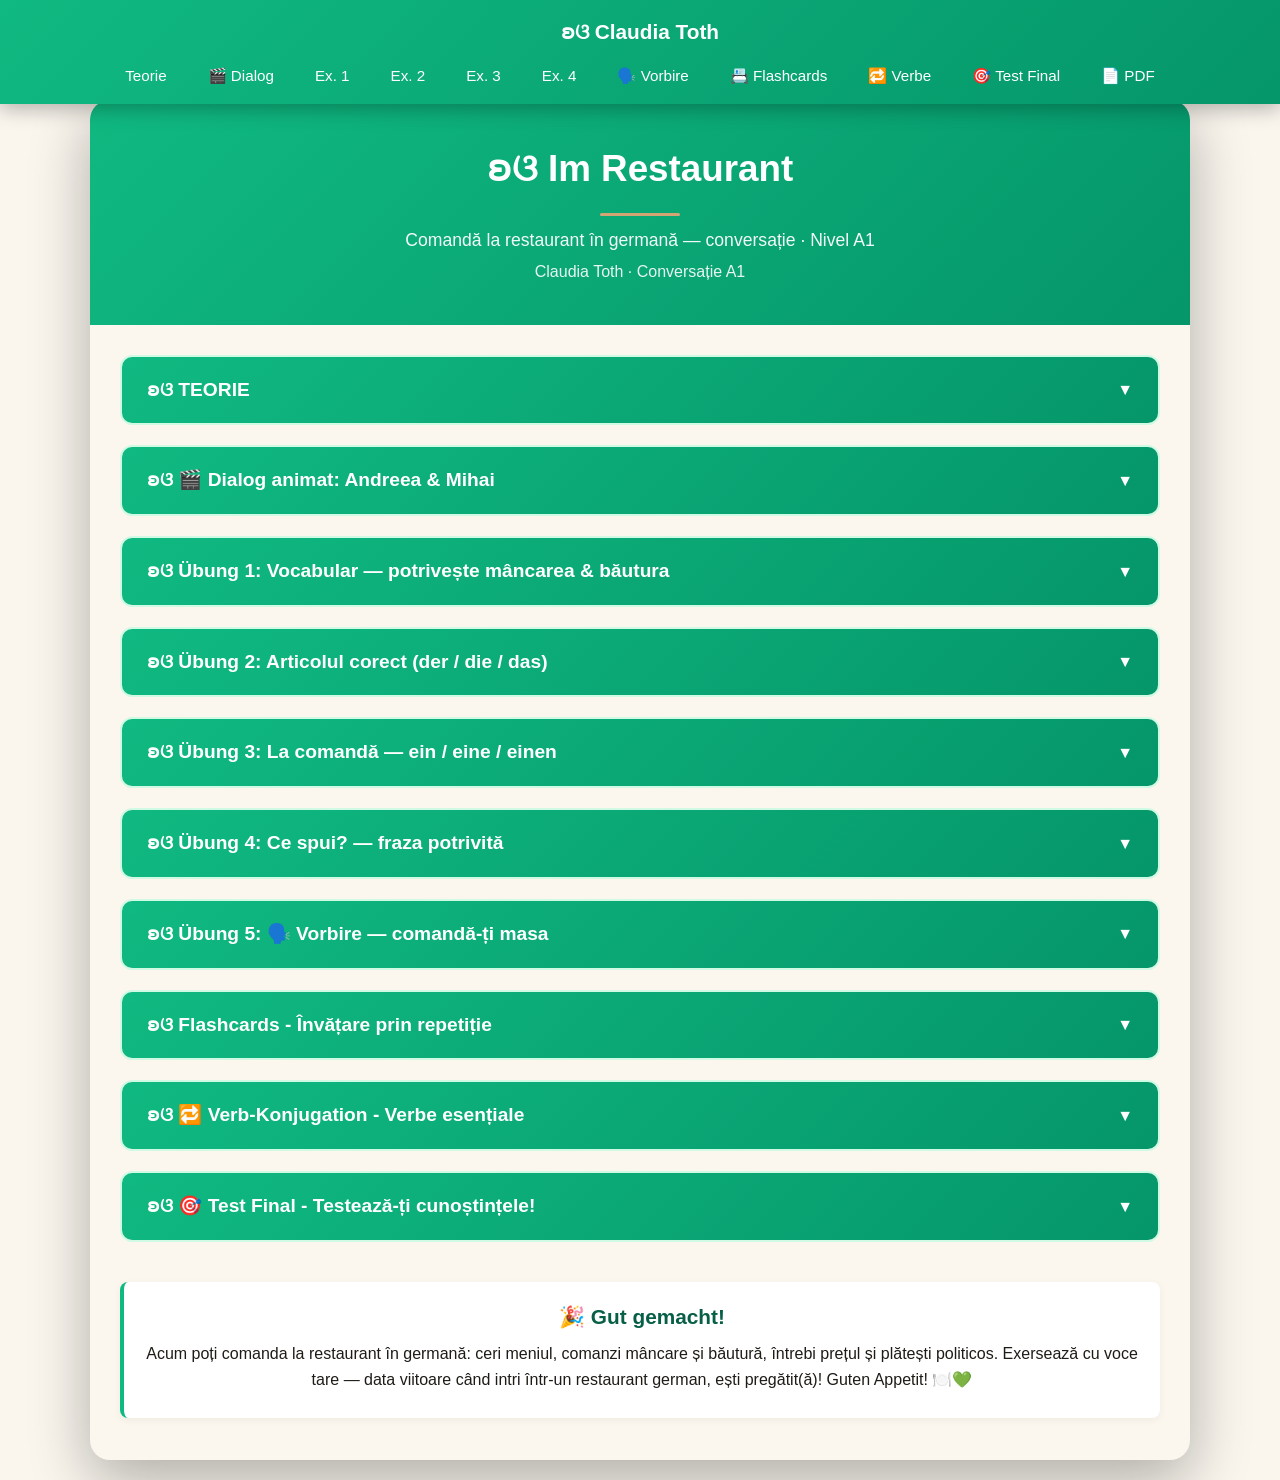
<file: index.html>
<!DOCTYPE html>
<html lang="ro">
<head>
    <meta charset="UTF-8">
    <meta name="robots" content="noindex, nofollow">
    <meta name="viewport" content="width=device-width, initial-scale=1.0">
    <title>Im Restaurant: Essen bestellen — conversație · Germană A1</title>
    <meta property="og:title" content="Im Restaurant (Conversație A1)">
    <meta property="og:description" content="Învață să comanzi la restaurant în germană: mâncare, băutură, preț, plată + dialog animat Andreea↔Mihai. Nivel A1.">
    <meta property="og:type" content="website">
    <link rel="stylesheet" href="styles.css">
</head>
<body>
    <nav class="navbar">
        <a href="#top" class="navbar-logo">ʚଓ Claudia Toth</a>
        <ul class="navbar-menu">
            <li><a href="#teorie" onclick="openSection(0)">Teorie</a></li>
            <li><a href="#dialog" onclick="openSection(1)">🎬 Dialog</a></li>
            <li><a href="#ex1" onclick="openSection(2)">Ex. 1</a></li>
            <li><a href="#ex2" onclick="openSection(3)">Ex. 2</a></li>
            <li><a href="#ex3" onclick="openSection(4)">Ex. 3</a></li>
            <li><a href="#ex4" onclick="openSection(5)">Ex. 4</a></li>
            <li><a href="#ex5" onclick="openSection(6)">🗣️ Vorbire</a></li>
            <li><a href="#flashcards" onclick="openSection(7)">📇 Flashcards</a></li>
            <li><a href="#verbs" onclick="openSection(8)">🔁 Verbe</a></li>
            <li><a href="#final-test" onclick="openSection(9)">🎯 Test Final</a></li>
            <li><a href="conversatie-a1-im-restaurant.pdf" download>📄 PDF</a></li>
        </ul>
    </nav>

    <div class="container" id="top">
        <div class="header">
            <h1>ʚଓ Im Restaurant</h1>
            <p class="subtitle">Comandă la restaurant în germană — conversație · Nivel A1</p>
            <p>Claudia Toth · Conversație A1</p>
        </div>

        <div class="content">
            <div class="section" id="teorie">
                <div class="section-header" onclick="toggleMainSection(0)"><h3>ʚଓ TEORIE</h3><span class="arrow">▼</span></div>
                <div class="section-content" id="main-section-0"><div id="theory-container"></div></div>
            </div>

            <div class="section" id="dialog">
                <div class="section-header" onclick="toggleMainSection(1)"><h3>ʚଓ 🎬 Dialog animat: Andreea & Mihai</h3><span class="arrow">▼</span></div>
                <div class="section-content" id="main-section-1">
                    <p style="margin-bottom:14px;"><em>Apasă ▶️ Pornește. Bulele apar pe rând, personajul activ „pulsează". Ascultă cum Andreea comandă la restaurantul lui Mihai — vei auzi exact frazele din teorie. Reascultă orice replică cu 🔁.</em></p>
                    <div id="dialog1-container"></div>
                </div>
            </div>

            <div class="section" id="ex1">
                <div class="section-header" onclick="toggleMainSection(2)"><h3>ʚଓ Übung 1: Vocabular — potrivește mâncarea & băutura</h3><span class="arrow">▼</span></div>
                <div class="section-content" id="main-section-2">
                    <div id="ex1-container"></div>
                    <div class="btn-container"><button class="btn btn-check" onclick="checkExercise(1)">✓ Verifica</button><button class="btn btn-reset" onclick="resetExercise(1)">↻ Reseteaza</button></div>
                    <div class="score" id="score-1"></div>
                </div>
            </div>

            <div class="section" id="ex2">
                <div class="section-header" onclick="toggleMainSection(3)"><h3>ʚଓ Übung 2: Articolul corect (der / die / das)</h3><span class="arrow">▼</span></div>
                <div class="section-content" id="main-section-3">
                    <div id="ex2-container"></div>
                    <div class="btn-container"><button class="btn btn-check" onclick="checkExercise(2)">✓ Verifica</button><button class="btn btn-reset" onclick="resetExercise(2)">↻ Reseteaza</button></div>
                    <div class="score" id="score-2"></div>
                </div>
            </div>

            <div class="section" id="ex3">
                <div class="section-header" onclick="toggleMainSection(4)"><h3>ʚଓ Übung 3: La comandă — ein / eine / einen</h3><span class="arrow">▼</span></div>
                <div class="section-content" id="main-section-4">
                    <div id="ex3-container"></div>
                    <div class="btn-container"><button class="btn btn-check" onclick="checkExercise(3)">✓ Verifica</button><button class="btn btn-reset" onclick="resetExercise(3)">↻ Reseteaza</button></div>
                    <div class="score" id="score-3"></div>
                </div>
            </div>

            <div class="section" id="ex4">
                <div class="section-header" onclick="toggleMainSection(5)"><h3>ʚଓ Übung 4: Ce spui? — fraza potrivită</h3><span class="arrow">▼</span></div>
                <div class="section-content" id="main-section-5">
                    <div id="ex4-container"></div>
                    <div class="btn-container"><button class="btn btn-check" onclick="checkExercise(4)">✓ Verifica</button><button class="btn btn-reset" onclick="resetExercise(4)">↻ Reseteaza</button></div>
                    <div class="score" id="score-4"></div>
                </div>
            </div>

            <div class="section" id="ex5">
                <div class="section-header" onclick="toggleMainSection(6)"><h3>ʚଓ Übung 5: 🗣️ Vorbire — comandă-ți masa</h3><span class="arrow">▼</span></div>
                <div class="section-content" id="main-section-6">
                    <div class="theory-box">
                        <h4>🗣️ Bestelle dein Essen! / Comandă-ți masa!</h4>
                        <p>Acesta e cel mai important exercițiu din lecție — și nu se notează. Imaginează-ți că ești la restaurantul lui Mihai și <strong>comandă cu voce tare</strong>: salută, cere meniul, comandă 2-3 lucruri, întreabă prețul și cere nota. Repetă de 2-3 ori, până curge natural.</p>
                    </div>

                    <div class="theory-box" style="background:#F5F0E8;border-color:#D4A574;">
                        <h4>💡 Tippuri — începuturi de propoziție</h4>
                        <ul style="margin-left:20px;">
                            <li><strong>Die Speisekarte, bitte.</strong> <em>(Meniul, vă rog.)</em></li>
                            <li><strong>Ich möchte … / Ich hätte gern …</strong> <em>(Aș dori … / Aș vrea …)</em></li>
                            <li><strong>Ich nehme …</strong> <em>(Iau …)</em></li>
                            <li><strong>Was kostet das?</strong> <em>(Cât costă asta?)</em></li>
                            <li><strong>Die Rechnung, bitte. Ich zahle mit Karte.</strong> <em>(Nota, vă rog. Plătesc cu cardul.)</em></li>
                        </ul>
                    </div>

                    <details class="transcript-details" style="margin-top:16px;">
                        <summary>🎧 Model de răspuns (ascultă & citește)</summary>
                        <div style="padding:14px 4px;">
                            <div class="lesson-audio">
                                <div class="audio-player">
                                    <button class="audio-btn" onclick="toggleAudio(event, 'audio-modell')" id="btn-audio-modell">▶</button>
                                    <audio id="audio-modell" preload="none"><source src="audio/06-modell.mp3" type="audio/mpeg"></audio>
                                </div>
                                <span class="lesson-audio-label">🔊 Ascultă modelul Andreei</span>
                            </div>
                            <div class="example-box">
                                <div class="de">Guten Tag! Die Speisekarte, bitte. … Ich möchte eine Suppe und ein Schnitzel. Zum Trinken nehme ich ein Wasser. Was kostet das zusammen? … Die Rechnung, bitte. Ich zahle mit Karte. Vielen Dank!</div>
                                <div class="ro">Bună ziua! Meniul, vă rog. … Aș dori o supă și un șnițel. De băut iau o apă. Cât costă în total? … Nota de plată, vă rog. Plătesc cu cardul. Mulțumesc mult!</div>
                            </div>
                            <div class="andreea-note" style="margin-top:14px;">
                                <img class="andreea-note-avatar" src="images/annette.png" alt="Annette">
                                <div class="andreea-note-content">
                                    <div class="speaker">Annette</div>
                                    <div class="text">Nu trebuie să comanzi exact ca în model — comandă ce-ți place ȚIE. Dacă reușești să saluți, să comanzi 2-3 lucruri și să ceri nota fără să te oprești, ai reușit. Bravo! 💚</div>
                                </div>
                            </div>
                        </div>
                    </details>

                    <!-- ===== SCHREIBUEBUNG — submit text (Google Form) ===== -->
                    <div style="background: linear-gradient(135deg, #ecfdf5 0%, #d1fae5 100%); border: 2px solid #10B981; border-radius: 14px; padding: 24px 22px; margin-top: 18px; text-align: center; box-shadow: 0 2px 8px rgba(16, 185, 129, 0.12);">
                        <div style="font-size: 2.2rem; margin-bottom: 4px;">✍️</div>
                        <h4 style="color: #065f46; font-size: 1.2rem; margin: 0 0 8px; font-weight: bold;">Vrei să-ți corectez textul?</h4>
                        <p style="color: #047857; font-size: 0.95rem; margin: 0 0 16px; max-width: 480px; margin-left: auto; margin-right: auto; line-height: 1.5;">
                            După ce exersezi cu voce tare, scrie un text scurt pe tema lecției (4-6 propoziții) și trimite-mi-l. Îl citesc personal și îți răspund pe email cu corectările.
                        </p>
                        <a href="https://forms.gle/pMHPvgVGPfELv1jUA" target="_blank" rel="noopener noreferrer" id="writing-form-link" style="display: inline-block; background: #10B981; color: white; padding: 13px 30px; border-radius: 10px; text-decoration: none; font-weight: bold; font-size: 1rem; box-shadow: 0 2px 6px rgba(16, 185, 129, 0.3);">
                            Trimite textul Claudiei →
                        </a>
                        <p style="color: #5A5147; font-size: 0.78rem; margin-top: 12px; font-style: italic;">ʚଓ Răspuns personal pe email · Nu uita să-ți treci adresa de email în formular</p>
                    </div>

                </div>
            </div>

            <div class="section" id="flashcards">
                <div class="section-header" onclick="toggleMainSection(7)"><h3>ʚଓ Flashcards - Învățare prin repetiție</h3><span class="arrow">▼</span></div>
                <div class="section-content" id="main-section-7"><div id="flashcards-container"></div></div>
            </div>

            <div class="section" id="verbs">
                <div class="section-header" onclick="toggleMainSection(8)"><h3>ʚଓ 🔁 Verb-Konjugation - Verbe esențiale</h3><span class="arrow">▼</span></div>
                <div class="section-content" id="main-section-8"><div id="verbs-container"></div></div>
            </div>

            <div class="section" id="final-test">
                <div class="section-header" onclick="toggleMainSection(9)"><h3>ʚଓ 🎯 Test Final - Testează-ți cunoștințele!</h3><span class="arrow">▼</span></div>
                <div class="section-content" id="main-section-9"><div id="final-test-container"></div></div>
            </div>

            <div class="theory-box" style="text-align: center; margin-top: 40px;">
                <p style="font-size: 1.3rem; font-weight: bold; color: #065f46;">🎉 Gut gemacht!</p>
                <p>Acum poți comanda la restaurant în germană: ceri meniul, comanzi mâncare și băutură, întrebi prețul și plătești politicos. Exersează cu voce tare — data viitoare când intri într-un restaurant german, ești pregătit(ă)! Guten Appetit! 🍽️💚</p>
            </div>
        </div>
    </div>

    <script src="theory.js"></script>
    <script src="dialogs.js?v=1"></script>
    <script src="exercises.js"></script>
    <script src="flashcards.js"></script>
    <script src="verbs.js"></script>
    <script src="final-test.js"></script>
    <script src="main.js"></script>
</body>
</html>
</file>
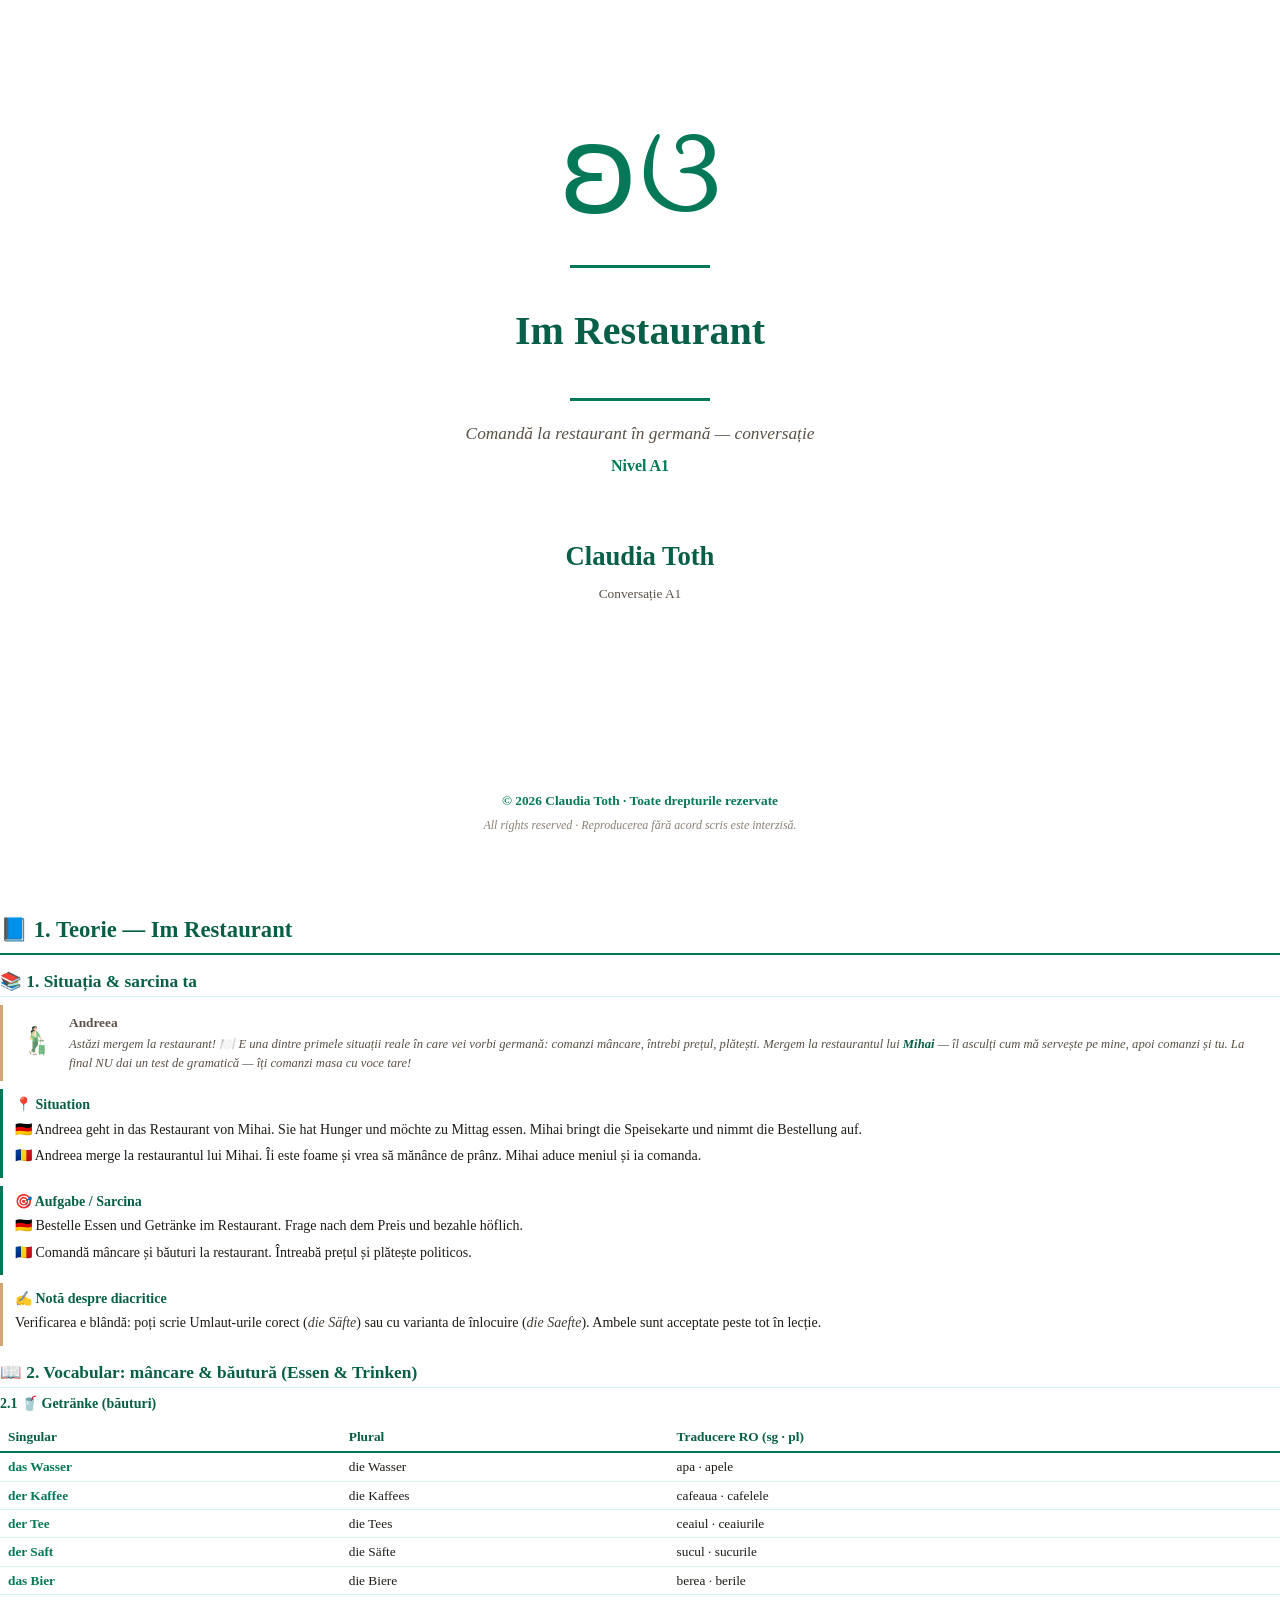
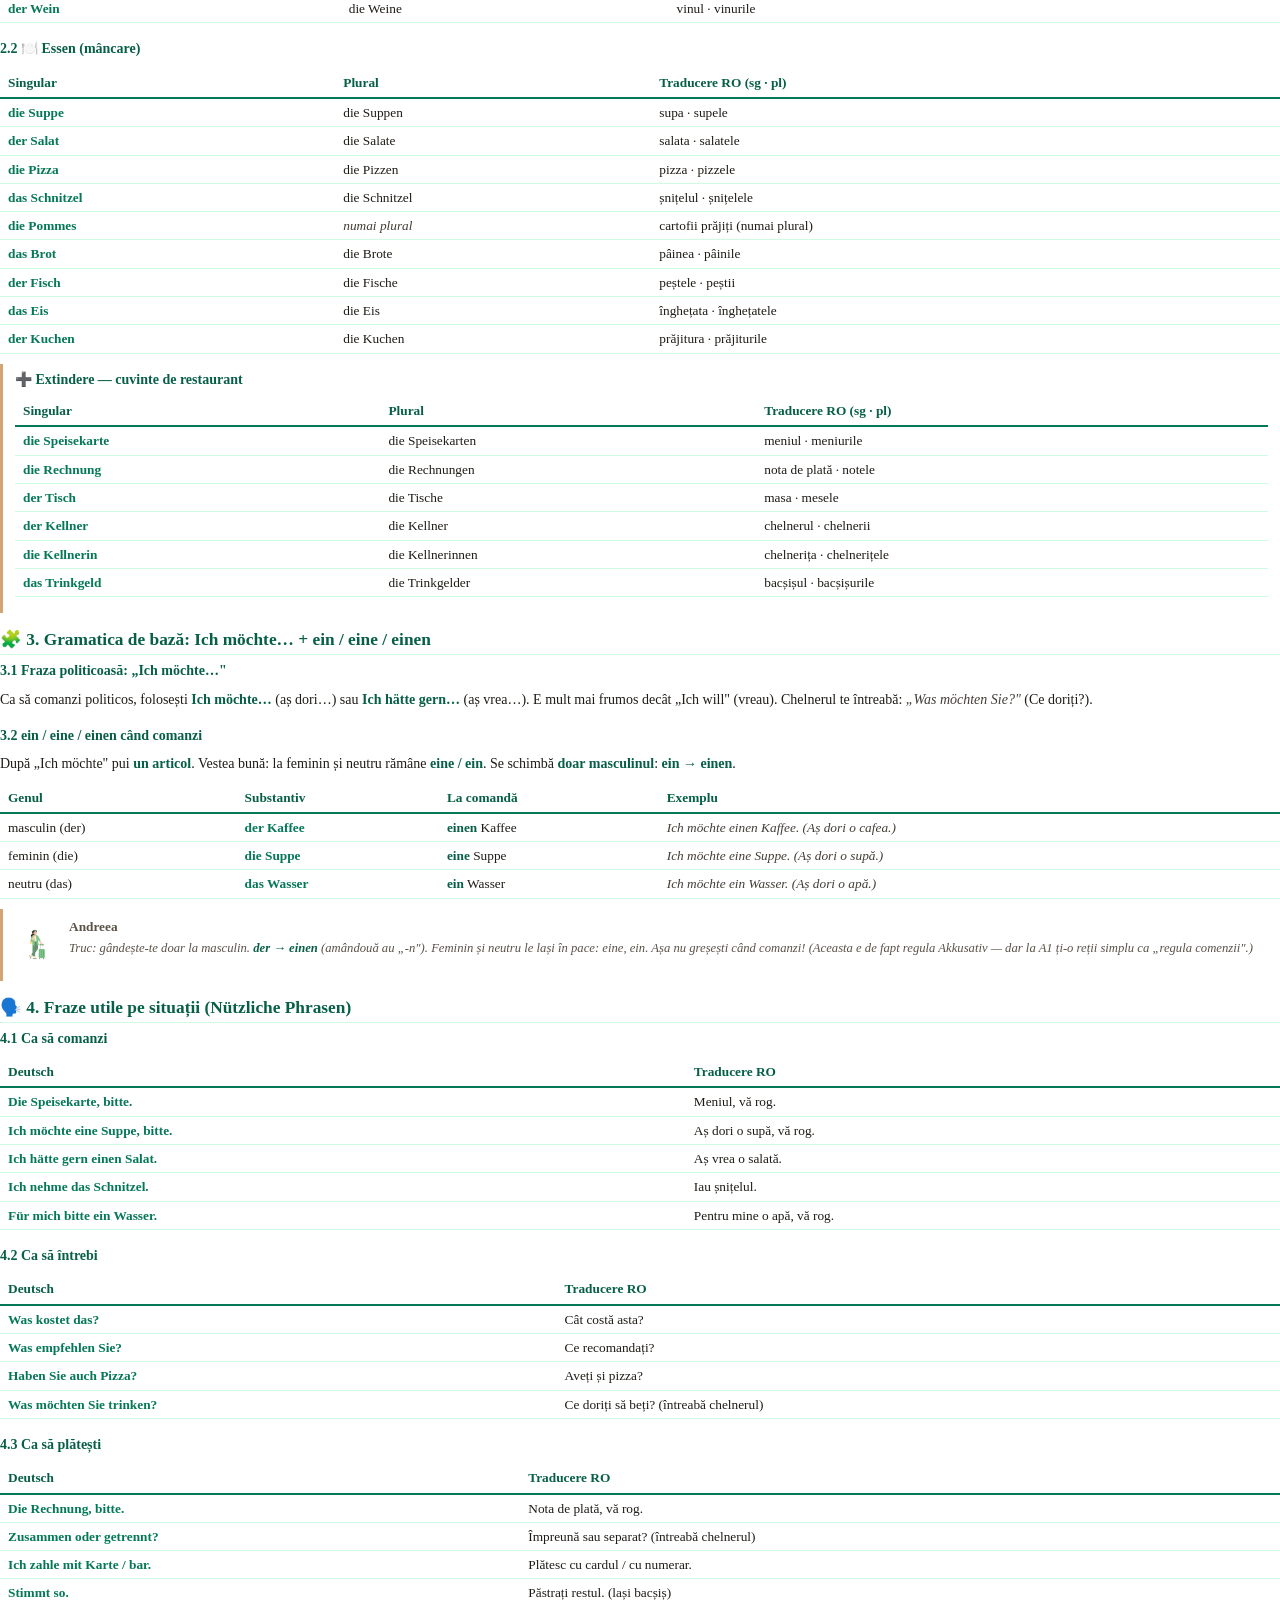
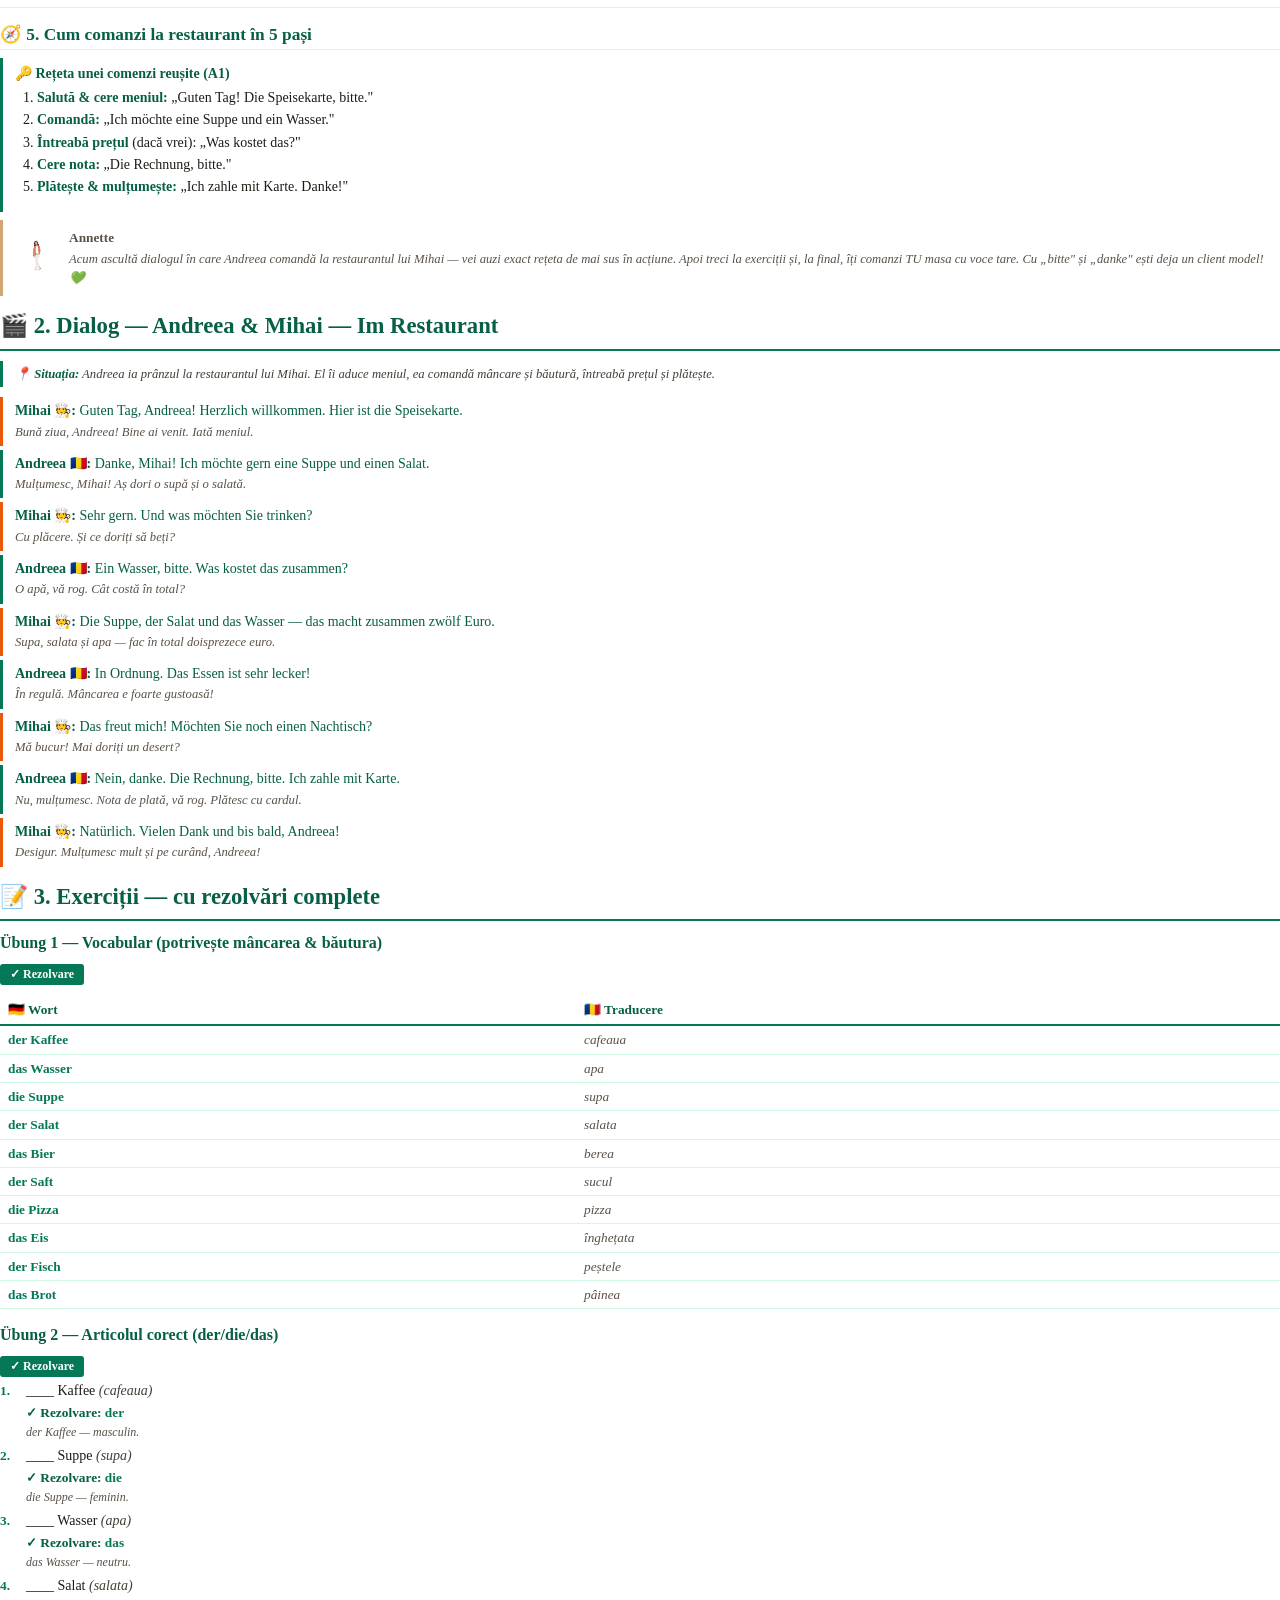
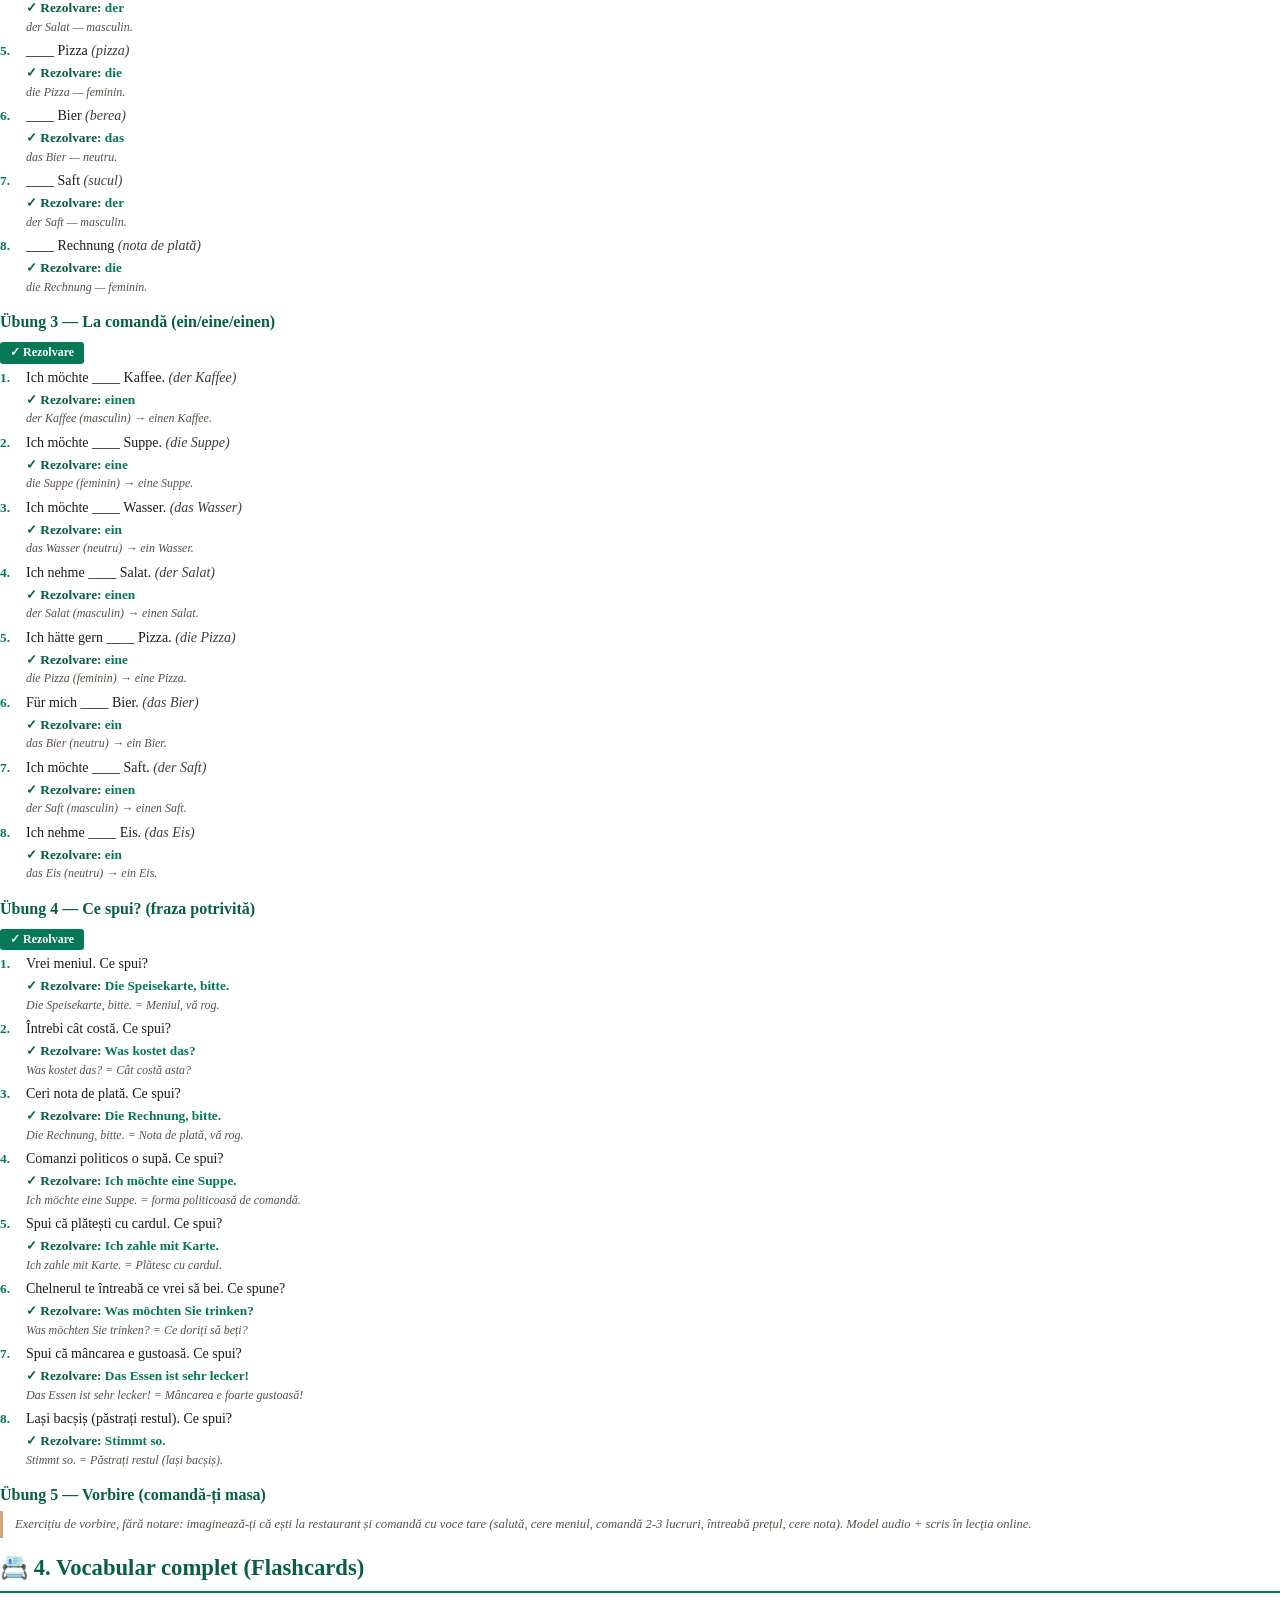
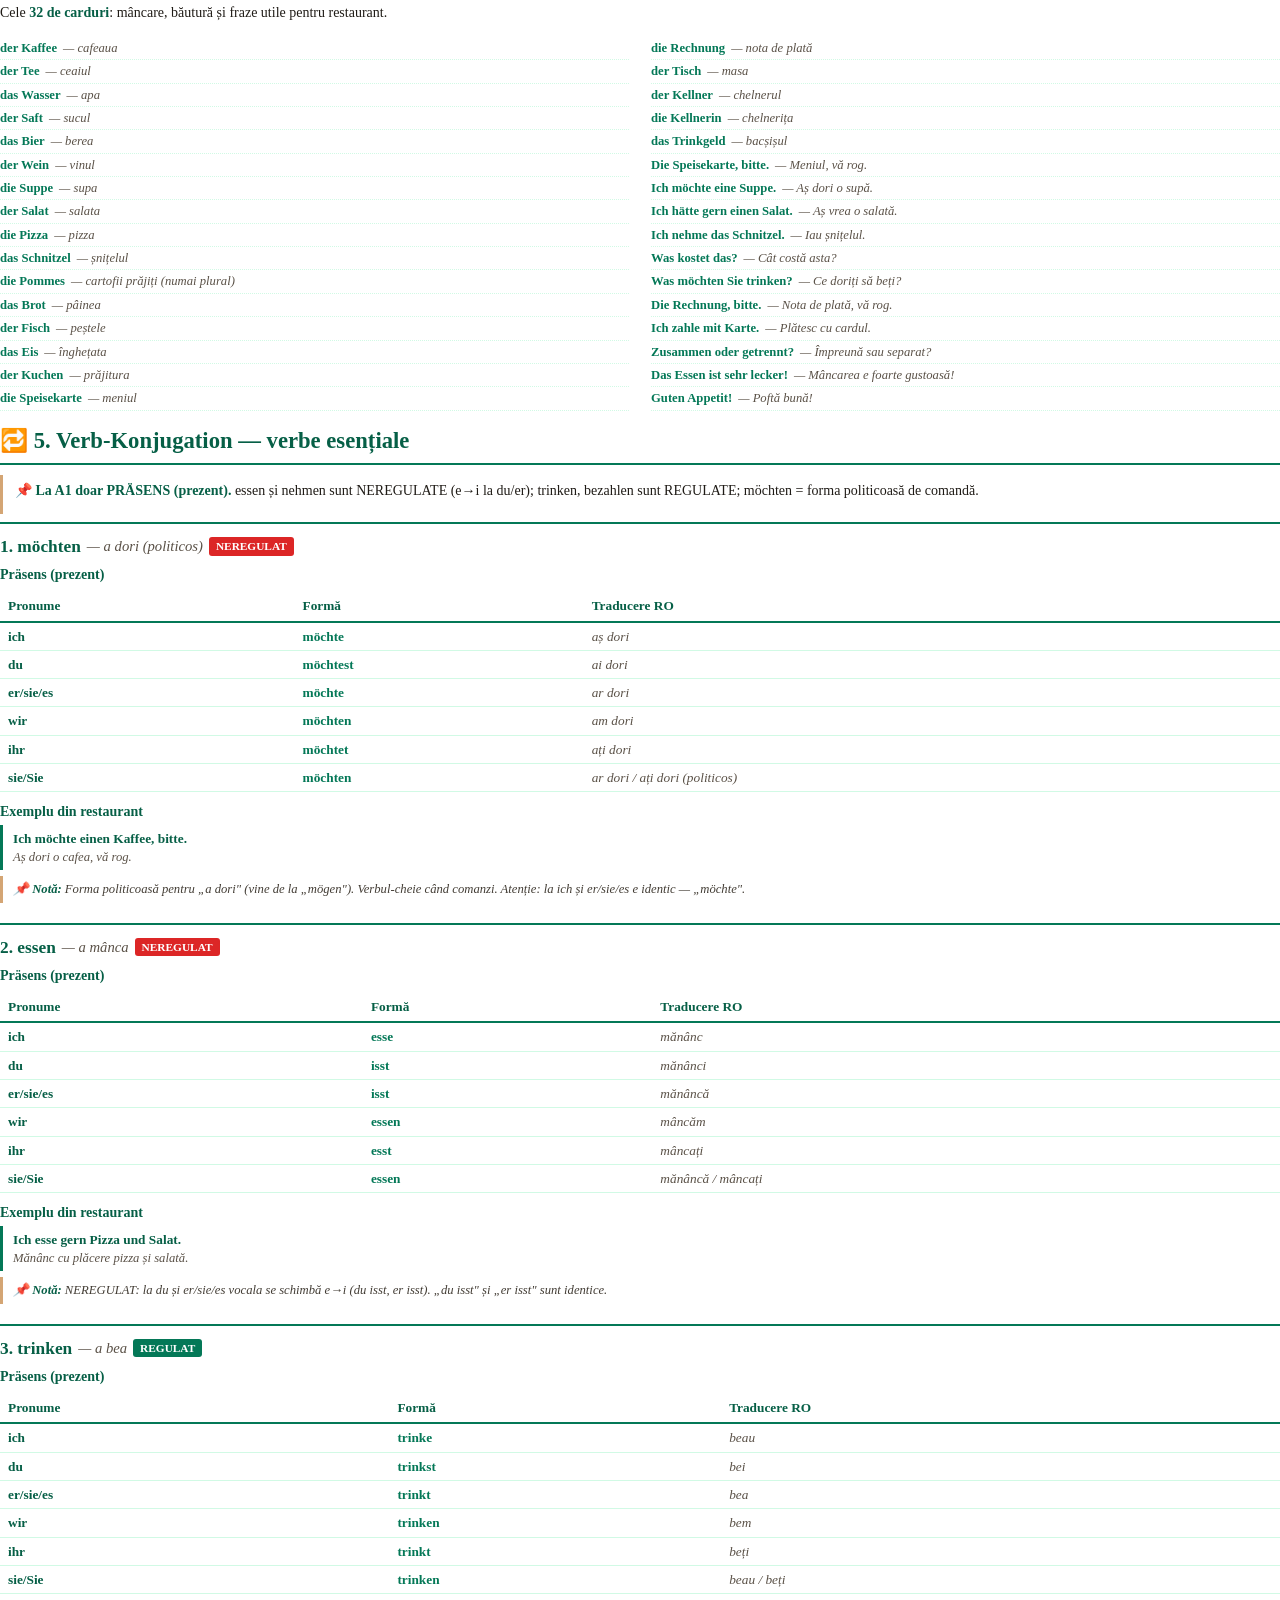
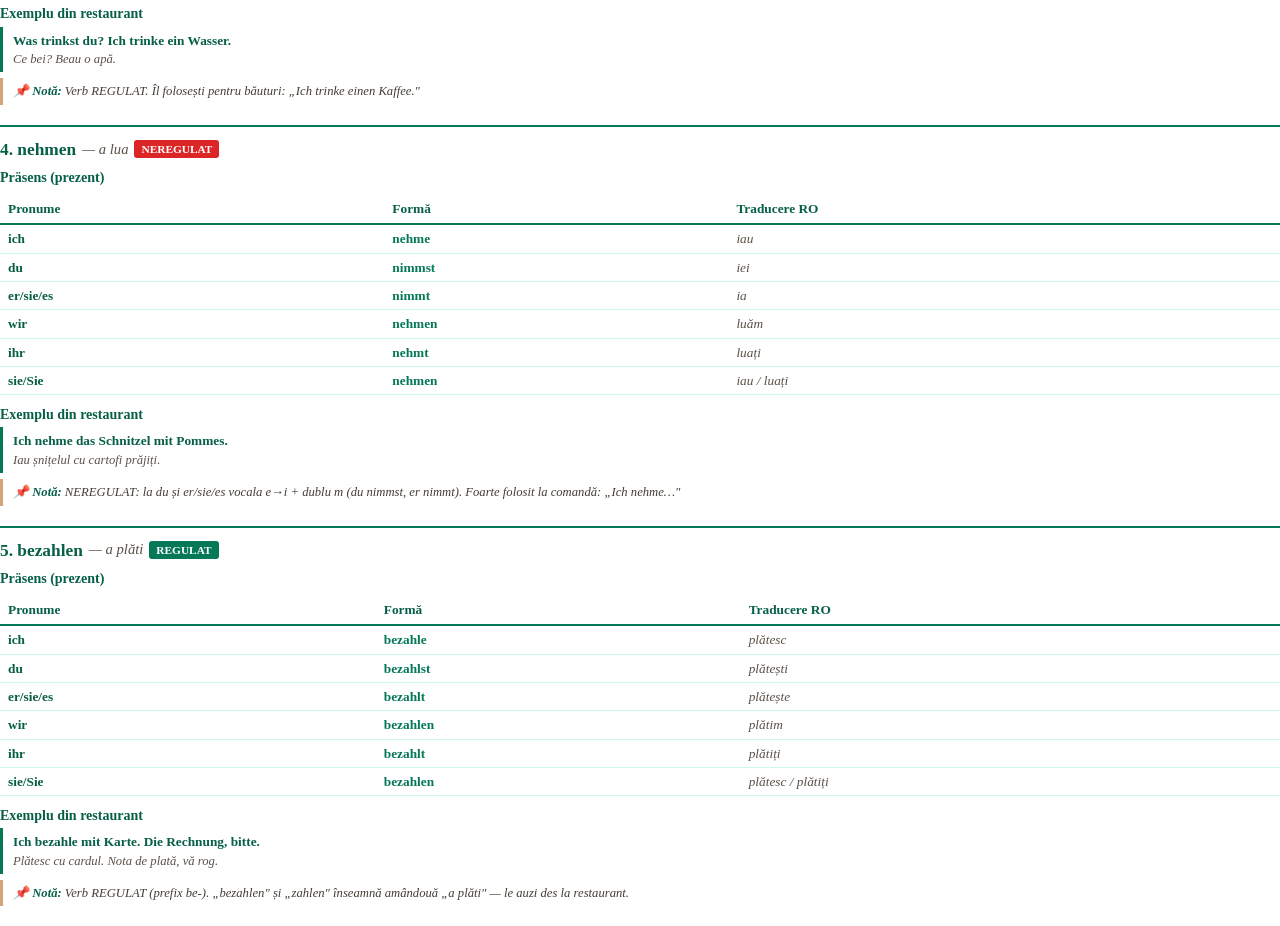
<file: pdf.html>
<!DOCTYPE html>
<html lang="ro">
<head>
    <meta charset="UTF-8">
    <meta name="robots" content="noindex, nofollow">
    <title>Im Restaurant · Claudia Toth · A1</title>
    <style>
        @page { size: A4; margin: 22mm 18mm 22mm 18mm; @bottom-center { content: "ʚଓ Claudia Toth · Im Restaurant · Nivel A1 · © 2026 — Toate drepturile rezervate · pag. " counter(page) " / " counter(pages); font-size: 8.5pt; color: #047857; font-family: 'Georgia', 'Times New Roman', serif; } }
        @page :first { margin: 0; @bottom-center { content: ""; } }
        * { box-sizing: border-box; margin: 0; padding: 0; }
        body { font-family: 'Georgia', 'Times New Roman', serif; color: #1F1B16; line-height: 1.45; font-size: 10.5pt; -webkit-print-color-adjust: exact; print-color-adjust: exact; }
        .cover { width: 100%; min-height: 100vh; padding: 80px 60px 60px; text-align: center; display: flex; flex-direction: column; align-items: center; justify-content: flex-start; page-break-after: always; }
        .cover-symbol { font-size: 90pt; color: #047857; line-height: 1; margin: 30px 0 15px; font-family: 'Segoe UI Emoji', 'Segoe UI', sans-serif; }
        .cover-divider { width: 140px; height: 3px; background: #047857; margin: 20px 0; border: none; }
        .cover-title { font-size: 30pt; color: #065f46; font-weight: bold; margin: 14px 0 18px; font-family: 'Georgia', serif; }
        .cover-subtitle { font-size: 13pt; color: #5A5147; font-style: italic; margin-bottom: 8px; }
        .cover-level { font-size: 12pt; color: #047857; font-weight: bold; margin-bottom: 60px; }
        .cover-author { font-size: 20pt; color: #065f46; font-weight: bold; margin-bottom: 8px; }
        .cover-series { font-size: 10pt; color: #5A5147; margin-bottom: 80px; }
        .cover-copyright { margin-top: auto; font-size: 10pt; color: #047857; font-weight: 600; }
        .cover-notice { font-size: 9pt; color: #8a8175; font-style: italic; margin-top: 6px; }
        h1.chapter { color: #065f46; padding: 0 0 6px 0; font-size: 17pt; margin: 14px 0 10px; border-bottom: 2px solid #047857; font-family: 'Georgia', serif; page-break-after: avoid; }
        h2.sub-chapter { color: #065f46; font-size: 13pt; margin: 14px 0 6px; padding-bottom: 2px; border-bottom: 1px solid #d1fae5; font-family: 'Georgia', serif; page-break-after: avoid; }
        p { margin-bottom: 6px; } strong { color: #065f46; } em { color: #433d35; font-style: italic; }
        ul, ol { margin: 4px 0 8px 22px; } li { margin-bottom: 2px; }
        .theory-box { background: transparent; border-left: 3px solid #047857; padding: 6px 12px; margin: 8px 0; page-break-inside: avoid; }
        .theory-box h4 { color: #065f46; font-size: 10.5pt; margin-bottom: 4px; }
        .warn-box { border-left-color: #D4A574; } .info-box { border-left-color: #D4A574; }
        table { width: 100%; border-collapse: collapse; margin: 6px 0 10px; font-size: 10pt; page-break-inside: avoid; }
        table th { padding: 5px 8px; text-align: left; font-weight: bold; color: #065f46; border-bottom: 2px solid #047857; }
        table td { padding: 4px 8px; border-bottom: 1px solid #d1fae5; vertical-align: top; }
        td.verb { color: #047857; font-weight: bold; } td.ro-text { color: #5A5147; font-style: italic; }
        .dlg-context { border-left: 3px solid #047857; padding: 4px 12px; margin: 6px 0 10px; font-style: italic; color: #433d35; font-size: 9.5pt; }
        .dlg-line { padding: 4px 12px; margin-bottom: 4px; page-break-inside: avoid; }
        .dlg-line.andreea { border-left: 3px solid #047857; } .dlg-line.mihai { border-left: 3px solid #ea580c; }
        .dlg-line .sp { font-weight: bold; color: #065f46; } .dlg-line .de { color: #065f46; } .dlg-line .ro { color: #5A5147; font-style: italic; font-size: 9.5pt; }
        .ex-block { margin-bottom: 14px; page-break-inside: avoid; }
        .ex-block h3 { color: #065f46; font-size: 12pt; margin-bottom: 5px; }
        .ex-block .instruction { border-left: 3px solid #D4A574; padding: 4px 12px; margin-bottom: 6px; font-size: 9.5pt; color: #5A5147; font-style: italic; }
        .rezolvare-banner { display: inline-block; background: #047857; color: white; padding: 2px 10px; border-radius: 3px; font-size: 9pt; font-weight: bold; margin: 4px 0; -webkit-print-color-adjust: exact; print-color-adjust: exact; }
        .ex-item { display: flex; gap: 8px; margin-bottom: 5px; align-items: flex-start; }
        .ex-num { color: #047857; font-weight: bold; font-size: 10pt; flex-shrink: 0; min-width: 18px; } .ex-num::after { content: "."; }
        .ex-body { flex: 1; } .ex-a { color: #047857; font-weight: bold; font-size: 10pt; margin-top: 2px; } .ex-a::before { content: "✓ Rezolvare: "; color: #065f46; }
        .ex-explanation { color: #5A5147; font-size: 9pt; font-style: italic; margin-top: 1px; }
        .flashcards-grid { columns: 2; column-gap: 22px; margin-top: 8px; }
        .fc-row { break-inside: avoid; padding: 2px 0; border-bottom: 1px dotted #d1fae5; font-size: 9.5pt; }
        .fc-row .de { color: #047857; font-weight: bold; } .fc-row .ro { color: #5A5147; font-style: italic; margin-left: 6px; }
        .verb-card { border-top: 2px solid #047857; padding: 10px 0 8px 0; margin-bottom: 12px; page-break-inside: avoid; }
        .verb-card .vh { display: flex; align-items: center; flex-wrap: wrap; gap: 6px; margin-bottom: 6px; }
        .verb-card .vh .name { font-size: 13pt; color: #065f46; font-weight: bold; } .verb-card .vh .ro { color: #5A5147; font-style: italic; font-size: 11pt; }
        .verb-card .vh .badge { display: inline-block; padding: 1px 7px; border-radius: 3px; font-size: 8.5pt; color: white; font-weight: bold; -webkit-print-color-adjust: exact; print-color-adjust: exact; }
        .verb-card .badge.weak { background: #047857; } .verb-card .badge.strong { background: #dc2626; }
        .verb-card h5 { color: #065f46; margin: 6px 0 2px; font-size: 10.5pt; }
        .verb-card .perfekt-box { border-left: 3px solid #047857; padding: 4px 10px; margin-top: 2px; font-size: 10pt; }
        .verb-card .perfekt-box .de { color: #065f46; font-weight: 600; } .verb-card .perfekt-box .ro { color: #5A5147; font-style: italic; font-size: 9.5pt; }
        .verb-card .note { font-size: 9.5pt; color: #433d35; padding: 4px 10px; border-left: 3px solid #D4A574; margin-top: 6px; font-style: italic; }
        .new-section { page-break-before: always; }
        .andreea-note { display: flex; gap: 10px; align-items: flex-start; border-left: 3px solid #D4A574; padding: 8px 12px; margin: 8px 0; page-break-inside: avoid; }
        .andreea-note-avatar { width: 44px; height: 56px; object-fit: contain; flex-shrink: 0; }
        .andreea-note-content { flex: 1; } .andreea-note-content .speaker { font-weight: bold; color: #5A5147; font-size: 10pt; margin-bottom: 3px; } .andreea-note-content .text { color: #5A5147; font-size: 9.5pt; font-style: italic; line-height: 1.5; }
    </style>
</head>
<body>
<div class="cover">
    <div class="cover-symbol">ʚଓ</div>
    <hr class="cover-divider">
    <h1 class="cover-title">Im Restaurant</h1>
    <hr class="cover-divider">
    <p class="cover-subtitle">Comandă la restaurant în germană — conversație</p>
    <p class="cover-level">Nivel A1</p>
    <p class="cover-author">Claudia Toth</p>
    <p class="cover-series">Conversație A1</p>
    <div class="cover-copyright">© 2026 Claudia Toth · Toate drepturile rezervate</div>
    <p class="cover-notice">All rights reserved · Reproducerea fără acord scris este interzisă.</p>
</div>
<div id="pdf-content"></div>
<script src="theory.js"></script>
<script src="dialogs.js"></script>
<script src="exercises.js"></script>
<script src="flashcards.js"></script>
<script src="verbs.js"></script>
<script src="final-test.js"></script>
<script src="pdf-builder.js"></script>
</body>
</html>
</file>
<file: styles.css>
/* ============================================
   CLAUDIA TOTH - NOMEN-VERB-VERBINDUNGEN
   Design verde profesional · Mobile responsive
   ============================================ */

* {
    margin: 0;
    padding: 0;
    box-sizing: border-box;
}

body {
    font-family: 'Segoe UI', Tahoma, Geneva, Verdana, sans-serif;
    background: #FAF6EE;
    line-height: 1.6;
    padding: 0;
    padding-top: 80px;
    min-height: 100vh;
    color: #1F1B16;
}

/* ============================================
   NAVIGATION BAR
   ============================================ */
.navbar {
    position: fixed;
    top: 0;
    left: 0;
    right: 0;
    background: linear-gradient(135deg, #10b981 0%, #059669 100%);
    padding: 15px 30px;
    box-shadow: 0 4px 20px rgba(0,0,0,0.3);
    z-index: 1000;
    display: flex;
    flex-direction: column;
    gap: 15px;
    align-items: center;
    justify-content: center;
}

.navbar-logo {
    color: white;
    font-size: 1.3rem;
    font-weight: bold;
    text-decoration: none;
}

.navbar-menu {
    display: flex;
    gap: 5px;
    list-style: none;
    align-items: center;
    flex-wrap: wrap;
    justify-content: center;
}

.navbar-menu a {
    color: white;
    text-decoration: none;
    padding: 10px 18px;
    border-radius: 8px;
    transition: all 0.3s;
    font-size: 0.95rem;
    font-weight: 500;
}

.navbar-menu a:hover {
    background: rgba(255,255,255,0.2);
    transform: translateY(-2px);
}

/* ============================================
   CONTAINER PRINCIPAL
   ============================================ */
.container {
    max-width: 1100px;
    margin: 20px auto;
    background: #FBF7EF;
    border-radius: 20px;
    box-shadow: 0 20px 60px rgba(0,0,0,0.3);
    overflow: hidden;
}

.header {
    background: linear-gradient(135deg, #10b981 0%, #059669 100%);
    color: white;
    padding: 40px 30px;
    text-align: center;
}

.header h1 {
    font-size: 2.3rem;
    margin-bottom: 10px;
}

.header .subtitle {
    font-size: 1.1rem;
    opacity: 0.95;
    margin-bottom: 5px;
}

.header p {
    font-size: 1rem;
    opacity: 0.9;
}

.content {
    padding: 30px;
}

/* ============================================
   SECȚIUNI (Teorie + Exerciții)
   ============================================ */
.section {
    margin-bottom: 20px;
    scroll-margin-top: 100px;
    border-radius: 12px;
    overflow: hidden;
    border: 2px solid #d1fae5;
}

.section-header {
    background: linear-gradient(135deg, #10b981 0%, #059669 100%);
    color: white;
    padding: 18px 25px;
    cursor: pointer;
    display: flex;
    justify-content: space-between;
    align-items: center;
    transition: all 0.3s;
}

.section-header:hover {
    background: linear-gradient(135deg, #059669 0%, #047857 100%);
}

.section-header h3 {
    font-size: 1.2rem;
}

.arrow {
    transition: transform 0.3s;
    font-size: 1rem;
}

.arrow.rotated {
    transform: rotate(180deg);
}

.section-content {
    display: none;
    padding: 25px;
    background: #FBF7EF;
}

.section-content.active {
    display: block;
    animation: fadeIn 0.4s ease-in-out;
}

@keyframes fadeIn {
    from { opacity: 0; transform: translateY(-5px); }
    to { opacity: 1; transform: translateY(0); }
}

/* ============================================
   SUB-SECȚIUNI (în Teorie)
   ============================================ */
.sub-section {
    margin-bottom: 12px;
    border-radius: 10px;
    overflow: hidden;
    border: 1px solid #a7f3d0;
    background: white;
}

.sub-section-header {
    background: #d1fae5;
    color: #065f46;
    padding: 12px 18px;
    cursor: pointer;
    display: flex;
    justify-content: space-between;
    align-items: center;
    font-weight: 600;
    transition: background 0.3s;
    gap: 10px;
}

.sub-section-header > span:first-child {
    flex: 1;
}

.sub-section-header:hover {
    background: #a7f3d0;
}

/* ============================================
   AUDIO PLAYER (Play / Stop la fiecare subtitlu)
   ============================================ */
.audio-player {
    display: flex;
    align-items: center;
}

.audio-btn {
    background: #10b981;
    color: white;
    border: none;
    width: 36px;
    height: 36px;
    border-radius: 50%;
    cursor: pointer;
    font-size: 0.9rem;
    transition: all 0.3s;
    display: flex;
    align-items: center;
    justify-content: center;
    padding: 0;
    box-shadow: 0 2px 6px rgba(16, 185, 129, 0.3);
}

.audio-btn:hover {
    background: #059669;
    transform: scale(1.1);
    box-shadow: 0 4px 10px rgba(16, 185, 129, 0.5);
}

.audio-btn:active {
    transform: scale(0.95);
}

.lesson-audio {
    display: flex;
    align-items: center;
    gap: 12px;
    margin-bottom: 18px;
    padding: 10px 14px;
    background: #FBF7EF;
    border-left: 4px solid #10b981;
    border-radius: 6px;
}

.lesson-audio-label {
    color: #065f46;
    font-weight: 600;
    font-size: 0.95rem;
}

.sub-arrow {
    transition: transform 0.3s;
}

.sub-arrow.rotated {
    transform: rotate(180deg);
}

.sub-section-content {
    display: none;
    padding: 18px;
    background: white;
}

.sub-section-content.active {
    display: block;
}

/* ============================================
   THEORY BOX
   ============================================ */
.theory-box {
    background: white;
    border-left: 4px solid #10b981;
    padding: 18px 22px;
    margin: 12px 0;
    border-radius: 8px;
    box-shadow: 0 2px 8px rgba(0,0,0,0.05);
}

.theory-box h4 {
    color: #065f46;
    margin-bottom: 10px;
    font-size: 1.1rem;
}

.theory-box p {
    margin-bottom: 8px;
}

.theory-box ul {
    margin-left: 20px;
    margin-top: 8px;
}

.theory-box li {
    margin-bottom: 6px;
}

/* Exemple în context */
.example-box {
    background: #ecfdf5;
    border: 1px dashed #10b981;
    padding: 12px 16px;
    border-radius: 8px;
    margin: 10px 0;
    font-style: italic;
}

.example-box .de {
    color: #065f46;
    font-weight: 600;
    font-style: normal;
}

.example-box .ro {
    color: #5A5147;
    font-size: 0.95rem;
    margin-top: 4px;
}

/* Tabele teorie */
.theory-table {
    width: 100%;
    border-collapse: collapse;
    margin: 12px 0;
    background: white;
    border-radius: 8px;
    overflow: hidden;
    box-shadow: 0 2px 6px rgba(0,0,0,0.05);
}

.theory-table th {
    background: #10b981;
    color: white;
    padding: 12px;
    text-align: left;
    font-weight: 600;
}

.theory-table td {
    padding: 10px 12px;
    border-bottom: 1px solid #d1fae5;
}

.theory-table tr:last-child td {
    border-bottom: none;
}

.theory-table tr:nth-child(even) {
    background: #FBF7EF;
}

.theory-table .verb {
    color: #059669;
    font-weight: bold;
}

.theory-table .nomen {
    color: #065f46;
    font-weight: 600;
}

.theory-table .ro-text {
    color: #5A5147;
    font-style: italic;
    font-size: 0.95rem;
}

/* ============================================
   EXERCIȚII
   ============================================ */
.exercise-instruction {
    background: #F5F0E8;
    border-left: 4px solid #D4A574;
    padding: 12px 18px;
    margin-bottom: 18px;
    border-radius: 8px;
    color: #5A5147;
}

.exercise-item {
    background: white;
    padding: 15px 18px;
    margin-bottom: 12px;
    border-radius: 10px;
    display: flex;
    align-items: flex-start;
    gap: 12px;
    flex-wrap: wrap;
    box-shadow: 0 2px 6px rgba(0,0,0,0.05);
}

.exercise-number {
    background: #10b981;
    color: white;
    width: 30px;
    height: 30px;
    border-radius: 50%;
    display: flex;
    align-items: center;
    justify-content: center;
    font-weight: bold;
    flex-shrink: 0;
    font-size: 0.9rem;
}

.input-group {
    flex: 1;
    min-width: 200px;
    display: flex;
    flex-direction: column;
    gap: 6px;
}

.input-group label {
    color: #1F1B16;
    font-size: 1rem;
    line-height: 1.5;
}

.input-group .nomen-highlight {
    color: #065f46;
    font-weight: bold;
    background: #d1fae5;
    padding: 2px 8px;
    border-radius: 5px;
}

.input-group input[type="text"],
.input-group select {
    padding: 10px 14px;
    border: 2px solid #d1fae5;
    border-radius: 8px;
    font-size: 1rem;
    font-family: inherit;
    transition: all 0.3s;
    background: white;
}

.input-group input[type="text"]:focus,
.input-group select:focus {
    outline: none;
    border-color: #10b981;
    box-shadow: 0 0 0 3px rgba(16, 185, 129, 0.15);
}

/* Multiple choice */
.mc-options {
    display: flex;
    flex-direction: column;
    gap: 8px;
    margin-top: 8px;
}

.mc-option {
    display: flex;
    align-items: center;
    gap: 10px;
    padding: 8px 12px;
    border-radius: 8px;
    transition: background 0.2s;
    cursor: pointer;
}

.mc-option:hover {
    background: #FBF7EF;
}

.mc-option input[type="radio"] {
    cursor: pointer;
    width: 18px;
    height: 18px;
    accent-color: #10b981;
}

.mc-option label {
    cursor: pointer;
    flex: 1;
}

/* Feedback */
.feedback {
    width: 100%;
    margin-top: 8px;
    padding: 0;
    font-size: 0.95rem;
    border-radius: 6px;
    transition: all 0.3s;
}

.feedback.correct {
    background: #d1fae5;
    color: #065f46;
    padding: 10px 14px;
    border-left: 3px solid #10b981;
}

.feedback.incorrect {
    background: #fee2e2;
    color: #991b1b;
    padding: 10px 14px;
    border-left: 3px solid #ef4444;
}

.feedback.correct::before {
    content: "\002713 Richtig! ";
    font-weight: bold;
}

.feedback.incorrect::before {
    content: "\002717 Falsch. ";
    font-weight: bold;
}

/* ============================================
   BUTOANE
   ============================================ */
.btn-container {
    display: flex;
    gap: 15px;
    justify-content: center;
    margin: 30px 0;
    flex-wrap: wrap;
}

.btn {
    padding: 14px 32px;
    border: none;
    border-radius: 10px;
    font-size: 1rem;
    font-weight: 600;
    cursor: pointer;
    transition: all 0.3s;
    font-family: inherit;
}

.btn-check {
    background: linear-gradient(135deg, #10b981 0%, #059669 100%);
    color: white;
}

.btn-check:hover {
    transform: translateY(-2px);
    box-shadow: 0 8px 20px rgba(16, 185, 129, 0.4);
}

.btn-reset {
    background: #5A5147;
    color: white;
}

.btn-reset:hover {
    background: #433d35;
    transform: translateY(-2px);
    box-shadow: 0 8px 20px rgba(107, 114, 128, 0.4);
}

/* ============================================
   SCOR
   ============================================ */
.score {
    display: none;
    background: linear-gradient(135deg, #10b981 0%, #059669 100%);
    color: white;
    padding: 25px;
    border-radius: 12px;
    text-align: center;
    margin: 20px 0;
    scroll-margin-top: 100px;
}

.score.show {
    display: block;
    animation: fadeIn 0.5s;
}

.score-value {
    font-size: 2rem;
    font-weight: bold;
    margin-bottom: 10px;
}

.score-message {
    font-size: 1.1rem;
}

/* ============================================
   FLASHCARDS
   ============================================ */
.flashcard-counter {
    text-align: center;
    margin-bottom: 15px;
    color: #065f46;
    font-weight: 600;
}

.flashcard {
    background: white;
    border-radius: 16px;
    padding: 50px 30px;
    min-height: 220px;
    display: flex;
    align-items: center;
    justify-content: center;
    text-align: center;
    cursor: pointer;
    box-shadow: 0 4px 15px rgba(0,0,0,0.1);
    transition: transform 0.3s;
    position: relative;
    border: 3px solid #10b981;
}

.flashcard:hover {
    transform: scale(1.02);
}

.flashcard-content {
    width: 100%;
}

.flashcard .de {
    font-size: 1.8rem;
    color: #065f46;
    font-weight: bold;
    margin-bottom: 10px;
}

.flashcard .ro {
    font-size: 1.2rem;
    color: #5A5147;
    font-style: italic;
    display: none;
}

.flashcard.flipped .ro {
    display: block;
    animation: fadeIn 0.3s;
}

.flashcard-hint {
    position: absolute;
    bottom: 12px;
    left: 0;
    right: 0;
    color: #8a8175;
    font-size: 0.85rem;
}

.flashcard-audio-btn {
    position: absolute;
    top: 15px;
    right: 15px;
    background: #10b981;
    color: white;
    border: none;
    width: 40px;
    height: 40px;
    border-radius: 50%;
    font-size: 1.2rem;
    cursor: pointer;
    transition: all 0.3s;
    display: flex;
    align-items: center;
    justify-content: center;
}

.flashcard-audio-btn:hover {
    background: #059669;
    transform: scale(1.1);
}

.flashcard-controls {
    display: flex;
    justify-content: space-between;
    gap: 15px;
    margin-top: 20px;
}

.flashcard-btn {
    flex: 1;
    background: linear-gradient(135deg, #10b981 0%, #059669 100%);
    color: white;
    padding: 12px;
    border: none;
    border-radius: 8px;
    cursor: pointer;
    font-size: 1rem;
    font-weight: 600;
    transition: all 0.3s;
    font-family: inherit;
}

.flashcard-btn:hover {
    transform: translateY(-2px);
    box-shadow: 0 4px 12px rgba(16, 185, 129, 0.4);
}

.flashcard-btn:disabled {
    background: #d1d5db;
    cursor: not-allowed;
    transform: none;
    box-shadow: none;
}

/* ============================================
   MOBILE RESPONSIVE
   ============================================ */
@media (max-width: 768px) {
    body {
        padding: 0;
        padding-top: 140px;
    }

    .navbar {
        padding: 15px;
    }

    .navbar-menu a {
        padding: 8px 12px;
        font-size: 0.85rem;
    }

    .container {
        margin: 10px;
        border-radius: 12px;
    }

    .header h1 {
        font-size: 1.6rem;
    }

    .header .subtitle {
        font-size: 0.95rem;
    }

    .content {
        padding: 15px;
    }

    .section-header h3 {
        font-size: 1rem;
    }

    .exercise-item {
        padding: 12px;
    }

    .input-group {
        min-width: 100%;
    }

    .btn {
        padding: 12px 24px;
        font-size: 0.95rem;
    }

    .flashcard {
        padding: 35px 20px;
        min-height: 180px;
    }

    .flashcard .de {
        font-size: 1.4rem;
    }

    .flashcard .ro {
        font-size: 1rem;
    }

    .theory-table,
    .grammar-table {
        font-size: 0.9rem;
        display: block;
        overflow-x: auto;
        white-space: nowrap;
        -webkit-overflow-scrolling: touch;
        max-width: 100%;
        scrollbar-width: thin;
        scrollbar-color: #D4A574 #F5F0E8;
        background-image: linear-gradient(to right, transparent calc(100% - 32px), rgba(212, 165, 116, 0.28) 100%);
        background-attachment: local;
        background-repeat: no-repeat;
    }

    .theory-table::-webkit-scrollbar,
    .grammar-table::-webkit-scrollbar {
        height: 6px;
    }
    .theory-table::-webkit-scrollbar-track,
    .grammar-table::-webkit-scrollbar-track {
        background: #F5F0E8;
        border-radius: 3px;
    }
    .theory-table::-webkit-scrollbar-thumb,
    .grammar-table::-webkit-scrollbar-thumb {
        background: #D4A574;
        border-radius: 3px;
    }

    .theory-table::before,
    .grammar-table::before {
        content: '👈 Glisează lateral pentru toate coloanele 👉';
        display: block;
        background: #F5F0E8;
        color: #5A5147;
        padding: 6px 10px;
        font-size: 0.72rem;
        text-align: center;
        font-style: italic;
        border-radius: 6px 6px 0 0;
        white-space: nowrap;
        border-bottom: 1px solid #D4A574;
        position: sticky;
        left: 0;
    }

    .theory-table th,
    .theory-table td,
    .grammar-table th,
    .grammar-table td {
        padding: 8px;
    }
}

/* ============================================
   TRADUCERI ROMÂNĂ sub fiecare propoziție germană
   Permanent vizibile sub tabelele de teorie
   ============================================ */
.ro-translation {
    display: inline-block;
    color: #5A5147;
    font-style: italic;
    font-size: 0.88rem;
    font-weight: normal;
    line-height: 1.4;
    margin-top: 4px;
    padding-left: 8px;
    border-left: 2px solid #D4A574;
}

/* ============================================
   TEST FINAL - Wizard Style
   ============================================ */

/* Intro section */
.test-intro {
    background: white;
    padding: 30px;
    border-radius: 12px;
    text-align: center;
    box-shadow: 0 2px 8px rgba(0,0,0,0.05);
}

.test-intro h3 {
    color: #065f46;
    font-size: 1.5rem;
    margin-bottom: 15px;
}

.test-intro p {
    color: #1F1B16;
    margin-bottom: 15px;
}

.test-info-list {
    list-style: none;
    padding: 0;
    margin: 20px auto;
    max-width: 500px;
    text-align: left;
}

.test-info-list li {
    padding: 8px 0;
    color: #1F1B16;
}

.btn-large {
    padding: 16px 40px !important;
    font-size: 1.1rem !important;
    margin-top: 15px;
}

/* Wizard - container principal */
.test-wizard {
    background: white;
    padding: 30px;
    border-radius: 12px;
    box-shadow: 0 2px 8px rgba(0,0,0,0.05);
}

/* Progress bar */
.test-progress {
    margin-bottom: 25px;
}

.test-progress-info {
    display: flex;
    justify-content: space-between;
    margin-bottom: 10px;
    font-weight: 600;
    color: #065f46;
    flex-wrap: wrap;
    gap: 10px;
}

.test-progress-bar {
    height: 12px;
    background: #d1fae5;
    border-radius: 6px;
    overflow: hidden;
}

.test-progress-fill {
    height: 100%;
    background: linear-gradient(90deg, #10b981 0%, #059669 100%);
    transition: width 0.4s ease;
    border-radius: 6px;
    box-shadow: 0 0 8px rgba(16, 185, 129, 0.4);
}

/* Întrebarea curentă */
.test-question {
    background: #FBF7EF;
    padding: 25px;
    border-radius: 10px;
    margin-bottom: 20px;
    border: 2px solid #d1fae5;
}

.test-question-label {
    color: #065f46;
    font-weight: 600;
    font-size: 1.05rem;
    margin-bottom: 15px;
}

.test-question-content {
    font-size: 1.15rem;
    color: #1F1B16;
    line-height: 1.8;
    margin-bottom: 12px;
}

.test-blank {
    background: #F5F0E8;
    padding: 4px 16px;
    border-radius: 6px;
    border: 2px dashed #D4A574;
    color: #5A5147;
    font-weight: bold;
    margin-right: 8px;
}

.test-translation {
    display: block;
    color: #5A5147;
    font-style: italic;
    margin: 10px 0;
    font-size: 0.95rem;
}

.test-ro-text {
    background: #F5F0E8;
    padding: 15px;
    border-radius: 8px;
    border-left: 4px solid #D4A574;
    color: #5A5147;
    font-weight: 500;
}

.test-input {
    width: 100%;
    padding: 12px 16px;
    border: 2px solid #d1fae5;
    border-radius: 8px;
    font-size: 1.05rem;
    font-family: inherit;
    transition: all 0.3s;
    background: white;
    margin-top: 10px;
}

.test-input:focus {
    outline: none;
    border-color: #10b981;
    box-shadow: 0 0 0 3px rgba(16, 185, 129, 0.15);
}

.test-mc {
    margin-top: 15px;
}

.test-mc .mc-option {
    background: white;
    padding: 12px 16px;
    border-radius: 8px;
    margin-bottom: 8px;
    border: 2px solid #d1fae5;
    transition: all 0.2s;
}

.test-mc .mc-option:hover {
    border-color: #10b981;
    background: #FBF7EF;
}

/* Controale wizard */
.test-controls {
    display: flex;
    gap: 12px;
    justify-content: space-between;
    margin-top: 25px;
    flex-wrap: wrap;
}

.btn-secondary {
    background: #5A5147;
    color: white;
}

.btn-secondary:hover {
    background: #433d35;
    transform: translateY(-2px);
    box-shadow: 0 4px 12px rgba(107, 114, 128, 0.4);
}

.btn:disabled {
    opacity: 0.5;
    cursor: not-allowed;
    transform: none !important;
    box-shadow: none !important;
}

/* Buton ÎNAPOI LA TEORIE */
.btn-back {
    background: linear-gradient(135deg, #5A5147 0%, #433d35 100%);
    color: white;
}

.btn-back:hover {
    transform: translateY(-2px);
    box-shadow: 0 8px 20px rgba(90, 81, 71, 0.4);
}

.test-back-top {
    margin-bottom: 20px;
}

/* REZULTATE */
.test-results {
    background: white;
    padding: 30px;
    border-radius: 12px;
    box-shadow: 0 2px 8px rgba(0,0,0,0.05);
}

.test-result-card {
    text-align: center;
    padding: 30px;
    border-radius: 16px;
    margin-bottom: 25px;
}

.test-result-card.passed {
    background: linear-gradient(135deg, #10b981 0%, #059669 100%);
    color: white;
}

.test-result-card.failed {
    background: linear-gradient(135deg, #ef4444 0%, #dc2626 100%);
    color: white;
}

.test-result-emoji {
    font-size: 4rem;
    margin-bottom: 10px;
}

.test-result-badge {
    font-size: 1.3rem;
    font-weight: bold;
    letter-spacing: 2px;
    margin-bottom: 15px;
    opacity: 0.95;
}

.test-result-score {
    font-size: 3rem;
    font-weight: bold;
    margin-bottom: 5px;
}

.test-result-percentage {
    font-size: 2.5rem;
    font-weight: bold;
    margin-bottom: 20px;
    opacity: 0.9;
}

.test-result-message {
    font-size: 1rem;
    line-height: 1.6;
    max-width: 550px;
    margin: 0 auto;
    padding: 0 15px;
}

.pass-mark, .fail-mark {
    margin-top: 20px;
    padding: 12px;
    background: rgba(255,255,255,0.2);
    border-radius: 8px;
    font-weight: 600;
    font-size: 0.95rem;
}

/* Stats categorii */
.test-stats {
    background: #FBF7EF;
    padding: 20px;
    border-radius: 10px;
    margin-bottom: 20px;
    border-left: 4px solid #10b981;
}

.test-stats h4 {
    color: #065f46;
    margin-bottom: 12px;
}

.test-stats ul {
    list-style: none;
    padding: 0;
}

.test-stats li {
    padding: 8px 0;
    border-bottom: 1px solid #d1fae5;
    color: #1F1B16;
}

.test-stats li:last-child {
    border-bottom: none;
}

/* Greșeli */
.test-mistakes {
    background: #fef2f2;
    padding: 20px;
    border-radius: 10px;
    margin-bottom: 20px;
    border-left: 4px solid #ef4444;
}

.test-mistakes h4 {
    color: #991b1b;
    margin-bottom: 15px;
}

.mistake-item {
    background: white;
    padding: 12px 15px;
    border-radius: 8px;
    margin-bottom: 10px;
    line-height: 1.6;
}

/* Acțiuni finale */
.test-final-actions {
    display: flex;
    gap: 15px;
    justify-content: center;
    flex-wrap: wrap;
    margin-top: 25px;
}

/* Mobile responsive pentru test */
@media (max-width: 768px) {
    .test-intro,
    .test-wizard,
    .test-results {
        padding: 20px 15px;
    }
    
    .test-question {
        padding: 18px 15px;
    }
    
    .test-question-content {
        font-size: 1rem;
    }
    
    .test-result-emoji {
        font-size: 3rem;
    }
    
    .test-result-score {
        font-size: 2.2rem;
    }
    
    .test-result-percentage {
        font-size: 1.8rem;
    }
    
    .test-controls {
        flex-direction: column;
    }

    .test-controls .btn {
        width: 100%;
    }
}

/* ============================================
   EX1 - CLICK-MATCH (DE ↔ RO)
   ============================================ */
.dm-board {
    display: grid;
    grid-template-columns: 1fr 1fr;
    gap: 18px;
    margin: 15px 0;
}

.dm-col {
    background: white;
    padding: 14px;
    border-radius: 10px;
    box-shadow: 0 2px 6px rgba(0,0,0,0.05);
    display: flex;
    flex-direction: column;
    gap: 8px;
}

.dm-col-title {
    color: #065f46;
    font-weight: bold;
    margin-bottom: 6px;
    text-align: center;
    font-size: 1rem;
    padding-bottom: 8px;
    border-bottom: 2px solid #d1fae5;
}

.dm-tile {
    padding: 10px 14px;
    background: #FBF7EF;
    border: 2px solid #d1fae5;
    border-radius: 8px;
    cursor: pointer;
    transition: all 0.2s;
    font-weight: 500;
    color: #065f46;
    text-align: center;
}

.dm-tile:hover {
    background: #d1fae5;
    border-color: #10b981;
    transform: translateY(-1px);
}

.dm-tile.dm-selected {
    background: #F5F0E8;
    border-color: #D4A574;
    color: #5A5147;
}

.dm-tile.dm-correct {
    background: #d1fae5;
    border-color: #10b981;
    color: #065f46;
    cursor: default;
    opacity: 0.7;
}

.dm-tile.dm-wrong {
    background: #fee2e2;
    border-color: #ef4444;
    color: #991b1b;
    animation: shake 0.4s;
}

.dm-status {
    text-align: center;
    margin-top: 12px;
    padding: 10px;
    background: #F5F0E8;
    border-radius: 8px;
    color: #5A5147;
    font-weight: 600;
    border-left: 4px solid #D4A574;
}

@keyframes shake {
    0%, 100% { transform: translateX(0); }
    25% { transform: translateX(-5px); }
    75% { transform: translateX(5px); }
}

/* ============================================
   EX2 - SORT 5 COLOANE
   ============================================ */
.sort-pool {
    display: flex;
    flex-wrap: wrap;
    gap: 8px;
    padding: 14px;
    background: white;
    border: 2px dashed #10b981;
    border-radius: 10px;
    margin: 15px 0;
    min-height: 60px;
}

.sort-tile {
    padding: 8px 14px;
    background: #FBF7EF;
    border: 2px solid #d1fae5;
    border-radius: 8px;
    cursor: pointer;
    transition: all 0.2s;
    font-weight: 500;
    color: #065f46;
    user-select: none;
}

.sort-tile:hover {
    background: #d1fae5;
    border-color: #10b981;
}

.sort-tile.sort-selected {
    background: #F5F0E8;
    border-color: #D4A574;
    color: #5A5147;
}

.sort-tile.sort-wrong {
    background: #fee2e2;
    border-color: #ef4444;
    color: #991b1b;
    animation: shake 0.4s;
}

.sort-tile.sort-placed {
    background: #d1fae5;
    border-color: #10b981;
    color: #065f46;
    cursor: default;
}

.sort-cols {
    display: grid;
    grid-template-columns: repeat(5, 1fr);
    gap: 10px;
    margin-top: 12px;
}

.sort-col {
    background: white;
    border: 2px solid #d1fae5;
    border-radius: 10px;
    padding: 10px;
    cursor: pointer;
    min-height: 140px;
    transition: all 0.2s;
}

.sort-col:hover {
    border-color: #10b981;
    background: #FBF7EF;
}

.sort-col-title {
    text-align: center;
    font-weight: bold;
    color: white;
    background: linear-gradient(135deg, #10b981 0%, #059669 100%);
    padding: 6px 10px;
    border-radius: 6px;
    margin-bottom: 8px;
    font-size: 1rem;
}

.sort-col-body {
    display: flex;
    flex-direction: column;
    gap: 6px;
}

/* ============================================
   EX3 - SATZBAU KLAMMER (click-to-build)
   ============================================ */
.satzbau-item {
    background: white;
    padding: 15px 18px;
    margin-bottom: 12px;
    border-radius: 10px;
    display: flex;
    align-items: flex-start;
    gap: 12px;
    box-shadow: 0 2px 6px rgba(0,0,0,0.05);
}

.satzbau-answer {
    min-height: 50px;
    padding: 12px;
    background: #F5F0E8;
    border: 2px dashed #D4A574;
    border-radius: 8px;
    margin: 8px 0;
    display: flex;
    flex-wrap: wrap;
    gap: 6px;
    align-items: center;
}

.satzbau-answer-placeholder {
    color: #8a8175;
    font-style: italic;
    font-size: 0.95rem;
}

.satzbau-pool {
    display: flex;
    flex-wrap: wrap;
    gap: 8px;
    padding: 10px;
    background: #FBF7EF;
    border-radius: 8px;
    margin-top: 8px;
}

.satzbau-word {
    padding: 8px 14px;
    background: white;
    border: 2px solid #d1fae5;
    border-radius: 8px;
    cursor: pointer;
    transition: all 0.2s;
    font-weight: 500;
    color: #065f46;
    user-select: none;
}

.satzbau-word:hover {
    background: #d1fae5;
    border-color: #10b981;
    transform: translateY(-1px);
}

.satzbau-word.satzbau-used {
    background: #f3f4f6;
    color: #d1d5db;
    border-color: #e5e7eb;
    cursor: not-allowed;
    opacity: 0.5;
}

.satzbau-picked {
    padding: 6px 12px;
    background: #10b981;
    color: white;
    border-radius: 6px;
    cursor: pointer;
    font-weight: 500;
    transition: all 0.2s;
}

.satzbau-picked:hover {
    background: #ef4444;
}

/* ============================================
   EX4 - AUDIO DICTATION
   ============================================ */
.dict-play-btn {
    background: linear-gradient(135deg, #10b981 0%, #059669 100%);
    color: white;
    border: none;
    padding: 8px 16px;
    border-radius: 8px;
    cursor: pointer;
    font-weight: 600;
    font-family: inherit;
    transition: all 0.2s;
    font-size: 0.95rem;
}

.dict-play-btn:hover {
    transform: translateY(-1px);
    box-shadow: 0 4px 10px rgba(16, 185, 129, 0.4);
}

/* ============================================
   EX5 - FIND-THE-MISTAKE
   ============================================ */
.mistake-options {
    display: flex;
    flex-direction: column;
    gap: 8px;
    margin-top: 8px;
}

.mistake-opt {
    padding: 10px 14px;
    background: white;
    border: 2px solid #d1fae5;
    border-radius: 8px;
    cursor: pointer;
    transition: all 0.2s;
    color: #1F1B16;
}

.mistake-opt:hover {
    border-color: #10b981;
    background: #FBF7EF;
}

.mistake-opt.mistake-picked {
    border-color: #D4A574;
    background: #F5F0E8;
    color: #5A5147;
    font-weight: 600;
}

.mistake-opt-letter {
    font-weight: bold;
    color: #065f46;
    margin-right: 6px;
}

/* ============================================
   MOBILE pentru widgeturile interactive
   ============================================ */
@media (max-width: 768px) {
    .dm-board {
        grid-template-columns: 1fr;
        gap: 12px;
    }
    .sort-cols {
        grid-template-columns: repeat(2, 1fr);
    }
    .sort-col {
        min-height: 100px;
    }
    .satzbau-item {
        flex-direction: column;
        padding: 12px;
    }
}

/* ============================================
   PDF — footer @page + secțiuni EXPANDATE la print
   ⚠️ NU se schimbă interfața web. Doar la PRINT secțiunile colapsabile
   se deschid, ca PDF-ul să conțină MATERIA, nu doar header-ele.
   ============================================ */
@page {
    size: A4;
    margin: 18mm 14mm 22mm 14mm;
    @bottom-left { content: "\00029A\000B13 \0000A9 2026 Claudia Toth"; font-size: 9pt; color: #065f46; }
    @bottom-right { content: "pag. " counter(page) " / " counter(pages); font-size: 9pt; color: #5A5147; }
}

@media print {
    /* Forțează TOATE secțiunile + sub-secțiunile deschise → PDF cu materia completă */
    .section-content { display: block !important; }
    .sub-section-content { display: block !important; }
    /* Ascunde decorațiunile interactive (săgeți, navbar, butoane verifică/reset) */
    .navbar { display: none !important; }
    .arrow, .sub-arrow { display: none !important; }
    .btn-container { display: none !important; }
    .section-header, .sub-section-header { cursor: default; }
    /* Păstrează culorile la print (verzi + gradient) */
    body { background: white; padding-top: 0; -webkit-print-color-adjust: exact; print-color-adjust: exact; }
    .container { box-shadow: none; margin: 0; max-width: 100%; }
    .header, .section-header { -webkit-print-color-adjust: exact; print-color-adjust: exact; }
    /* Evită break-uri inestetice în mijlocul tabelelor/cardurilor */
    .theory-box, .example-box, .theory-table, .sub-section { page-break-inside: avoid; break-inside: avoid; }
}

/* ===== CAST BANNER (personajele Annettes Deutschkurs) =====
   ⚠️ NU șterge — acest bloc este parte din TEMPLATE-ul canonical
   folosit de lesson-generator. Rămâne dormant dacă lecția nu are
   <div class="cast-banner"> în HTML, dar e ACTIV pentru toate
   lecțiile noi generate care folosesc cast-grid (A1+A2 standard).
   Spec complet în IMPORTANT PENTRU AGENTI/AGENTS-README.md §🌐 CAST GRID. */
.cast-banner {
    background: linear-gradient(135deg, #ecfdf5 0%, #d1fae5 100%);
    border: 2px solid #10B981;
    border-radius: 12px;
    padding: 16px;
    margin: 20px 0;
    text-align: center;
}
.cast-banner h4 {
    color: #065f46;
    margin: 0 0 12px;
    font-size: 1.1rem;
}
.cast-grid {
    display: grid;
    grid-template-columns: repeat(6, 1fr);
    gap: 8px;
    max-width: 720px;
    margin: 0 auto;
}
.cast-card {
    background: #fff;
    border-radius: 8px;
    padding: 8px 4px;
    text-align: center;
    box-shadow: 0 1px 3px rgba(0,0,0,0.06);
}
.cast-card img {
    width: 60px;
    height: 80px;
    object-fit: contain;
    display: block;
    margin: 0 auto 4px;
}
.cast-card .name {
    font-size: 0.72rem;
    font-weight: 700;
    color: #065f46;
    line-height: 1.2;
}
.cast-card .detail {
    font-size: 0.65rem;
    color: #5A5147;
    line-height: 1.2;
    margin-top: 2px;
}
@media (max-width: 768px) {
    .cast-grid { grid-template-columns: repeat(3, 1fr); }
}

/* ===== ANDREEA NOTE (caseta cu tip de la cursantă Andreea) — REGULA 15 ===== */
/* Avatar 44×56px (NU dimensiune nativă!) — adăugat în template 28 mai 2026 */
/* după bug raportat de Claudia pe A2 L2 (andreeas-diplom) */
.andreea-note {
    background: #F5F0E8;
    border-left: 4px solid #D4A574;
    border-radius: 0 8px 8px 0;
    padding: 12px 16px;
    margin: 14px 0;
    display: flex;
    gap: 12px;
    align-items: flex-start;
}
.andreea-note-avatar {
    width: 44px;
    height: 56px;
    object-fit: contain;
    flex-shrink: 0;
}
.andreea-note-content {
    flex: 1;
}
.andreea-note-content .speaker {
    font-weight: 700;
    color: #5A5147;
    font-size: 0.85rem;
    margin-bottom: 4px;
}
.andreea-note-content .speaker::before {
    content: "\01F49A ";
}
.andreea-note-content .text {
    color: #5A5147;
    font-size: 0.92rem;
    font-style: italic;
    line-height: 1.55;
}

/* ===== GRAMMAR-TABLE (desktop) — REGULA 3 OBLIGATORIE ===== */
/* Adăugat 28 mai 2026 în template — lipsea din global CSS */
.grammar-table {
    width: 100%;
    border-collapse: collapse;
    margin: 10px 0;
    background: white;
    border-radius: 6px;
    overflow: hidden;
    box-shadow: 0 1px 4px rgba(0,0,0,0.04);
}
.grammar-table th {
    background: #d1fae5;
    color: #065f46;
    padding: 12px 16px;
    text-align: left;
    font-weight: 600;
    border-bottom: 2px solid #047857;
    white-space: nowrap;
}
.grammar-table td {
    padding: 12px 16px;
    border-bottom: 1px solid #ecfdf5;
    vertical-align: middle;
}
.grammar-table tr:last-child td {
    border-bottom: none;
}
.grammar-table tr:nth-child(even) {
    background: #FBF7EF;
}

/* ===== REGULA 14 PATCH â€” touch scroll mobile (fix raportat 31 mai 2026) ===== */
@media (max-width: 768px) {
    .theory-table,
    .grammar-table {
        touch-action: pan-x !important;
        -webkit-overflow-scrolling: touch !important;
        overflow-x: auto !important;
    }
    /* Wrapper-ul (theory-box) nu trebuie sÄƒ blocheze scroll-ul */
    .theory-box {
        overflow: visible !important;
    }
    /* Verb cards la fel */
    .verb-card {
        overflow-x: auto !important;
        -webkit-overflow-scrolling: touch !important;
    }
}

/* ============================================
   DIALOG ANIMAT (motor Pflege) — Andreea ↔ Annette
   ============================================ */
.animated-dialog { background: white; border-radius: 16px; padding: 20px; margin: 16px 0; box-shadow: 0 4px 18px rgba(6, 95, 70, 0.1); }
.dialog-context { background: #FBF7EF; border-left: 4px solid #10b981; padding: 10px 14px; border-radius: 6px; color: #065f46; font-size: 0.9rem; margin-bottom: 18px; }
.stage-container { background: linear-gradient(135deg, #FBF7EF 0%, #ecfdf5 100%); border-radius: 12px; padding: 24px 16px; margin: 14px 0; }
.stage { display: grid; grid-template-columns: 1fr 1fr; gap: 24px; align-items: start; }
.character-wrapper { display: flex; flex-direction: column; align-items: center; position: relative; transition: all 0.3s; opacity: 0.55; }
.character-wrapper.speaking { opacity: 1; transform: scale(1.05); }
.character-wrapper.speaking .character-avatar { animation: pulse 1.5s infinite; box-shadow: 0 0 0 6px rgba(16, 185, 129, 0.25); }
@keyframes pulse { 0% { box-shadow: 0 0 0 0 rgba(16, 185, 129, 0.4); } 70% { box-shadow: 0 0 0 12px rgba(16, 185, 129, 0); } 100% { box-shadow: 0 0 0 0 rgba(16, 185, 129, 0); } }
.character-avatar { width: 90px; height: 90px; border-radius: 50%; overflow: hidden; border: 3px solid #10b981; background: white; display: flex; align-items: center; justify-content: center; }
.character-avatar img { width: 100%; height: 100%; object-fit: cover; }
.character-label { margin-top: 8px; color: #065f46; font-weight: 700; font-size: 0.95rem; }
.speech-bubble { position: relative; margin-top: 14px; background: white; border: 2px solid #10b981; border-radius: 14px; padding: 12px 16px; width: 100%; max-width: 280px; opacity: 0; transform: translateY(8px); transition: opacity 0.3s, transform 0.3s; pointer-events: none; box-shadow: 0 4px 12px rgba(6, 95, 70, 0.08); }
.speech-bubble::before { content: ''; position: absolute; top: -10px; left: 50%; transform: translateX(-50%); width: 0; height: 0; border-left: 8px solid transparent; border-right: 8px solid transparent; border-bottom: 10px solid #10b981; }
.speech-bubble::after { content: ''; position: absolute; top: -7px; left: 50%; transform: translateX(-50%); width: 0; height: 0; border-left: 7px solid transparent; border-right: 7px solid transparent; border-bottom: 8px solid white; }
.speech-bubble.visible { opacity: 1; transform: translateY(0); }
.speech-bubble .bubble-de, .speech-bubble .bubble-ro { transition: opacity 0.18s ease; }
.speech-bubble.text-fading .bubble-de, .speech-bubble.text-fading .bubble-ro { opacity: 0.15; }
.bubble-de { color: #065f46; font-weight: 600; font-size: 0.95rem; margin-bottom: 6px; line-height: 1.4; }
.bubble-ro { color: #5A5147; font-style: italic; font-size: 0.85rem; line-height: 1.4; }
.dialog-controls { display: flex; justify-content: center; gap: 10px; margin: 16px 0 10px; flex-wrap: wrap; }
.btn-dialog { background: linear-gradient(135deg, #10b981 0%, #059669 100%); color: white; border: none; padding: 10px 18px; border-radius: 8px; cursor: pointer; font-size: 0.92rem; font-weight: 600; transition: all 0.2s; font-family: inherit; }
.btn-dialog:hover:not(:disabled) { transform: translateY(-2px); box-shadow: 0 4px 12px rgba(16, 185, 129, 0.3); }
.btn-dialog:disabled { background: #d1d5db; cursor: not-allowed; }
.dialog-progress { text-align: center; margin-top: 8px; }
.progress-bar { height: 8px; background: #e5e7eb; border-radius: 4px; overflow: hidden; margin-bottom: 6px; }
.progress-fill { height: 100%; background: linear-gradient(135deg, #10b981 0%, #059669 100%); transition: width 0.3s ease-out; width: 0%; }
.progress-text { color: #065f46; font-size: 0.85rem; font-weight: 600; }
.transcript-details { margin-top: 16px; background: #FBF7EF; border-radius: 8px; padding: 10px 14px; }
.transcript-details summary { color: #065f46; font-weight: 600; cursor: pointer; padding: 4px 0; }
.transcript-list { margin-top: 10px; }
.reply-item { background: white; border-left: 4px solid #d1d5db; padding: 10px 12px; border-radius: 6px; margin-bottom: 8px; transition: all 0.3s; }
.reply-item.active { border-left-color: #10b981; background: #FBF7EF; transform: translateX(4px); }
.reply-header { display: flex; align-items: center; gap: 10px; margin-bottom: 6px; }
.reply-num { color: #5A5147; font-size: 0.85rem; font-weight: 700; }
.reply-speaker { color: #065f46; font-weight: 600; font-size: 0.88rem; flex: 1; }
.speaker-andreea { color: #047857; }
.speaker-annette { color: #a21caf; }
.speaker-mihai { color: #ea580c; }
.btn-replay-reply { background: #ecfdf5; border: 1px solid #10b981; color: #065f46; border-radius: 6px; padding: 3px 8px; cursor: pointer; font-size: 0.8rem; }
.btn-replay-reply:hover { background: #d1fae5; }
.reply-de { color: #065f46; font-weight: 600; font-size: 0.92rem; line-height: 1.45; }
.reply-ro { color: #5A5147; font-style: italic; font-size: 0.85rem; margin-top: 2px; }
@media (max-width: 768px) {
    .stage { grid-template-columns: 1fr; gap: 32px; }
}

/* ===== Kenji — avatar emoji (student invitat Japonia) ===== */
.kenji-avatar { background: linear-gradient(135deg, #F5F0E8 0%, #dbeafe 100%); font-size: 44px; }
.speaker-kenji { color: #2563eb; }

/* ===== BRAND v2 — linie aurie 80x3px sub h1 (rebrand iunie 2026) ===== */
.header h1 { position: relative; }
.header h1::after {
    content: "";
    display: block;
    width: 80px;
    height: 3px;
    background: #D4A574;
    margin: 14px auto 0;
    border-radius: 2px;
}
</file>
